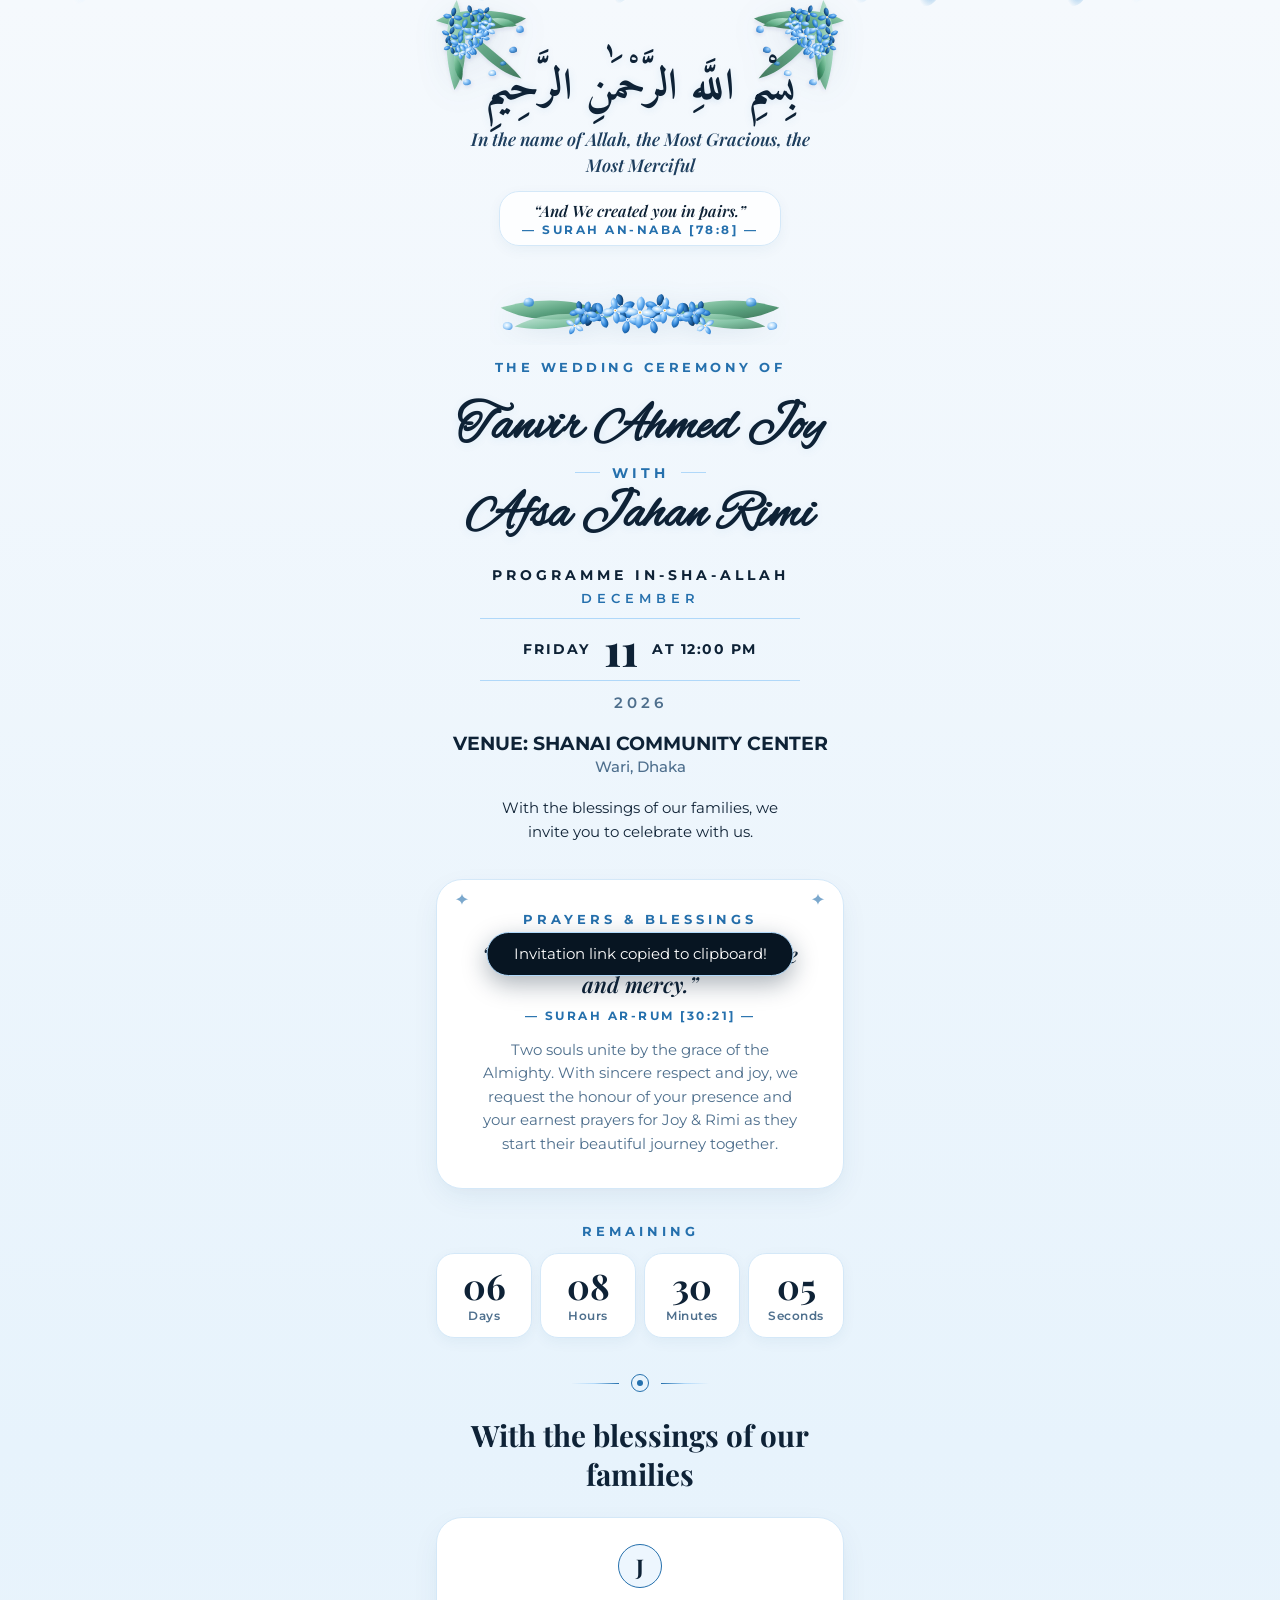
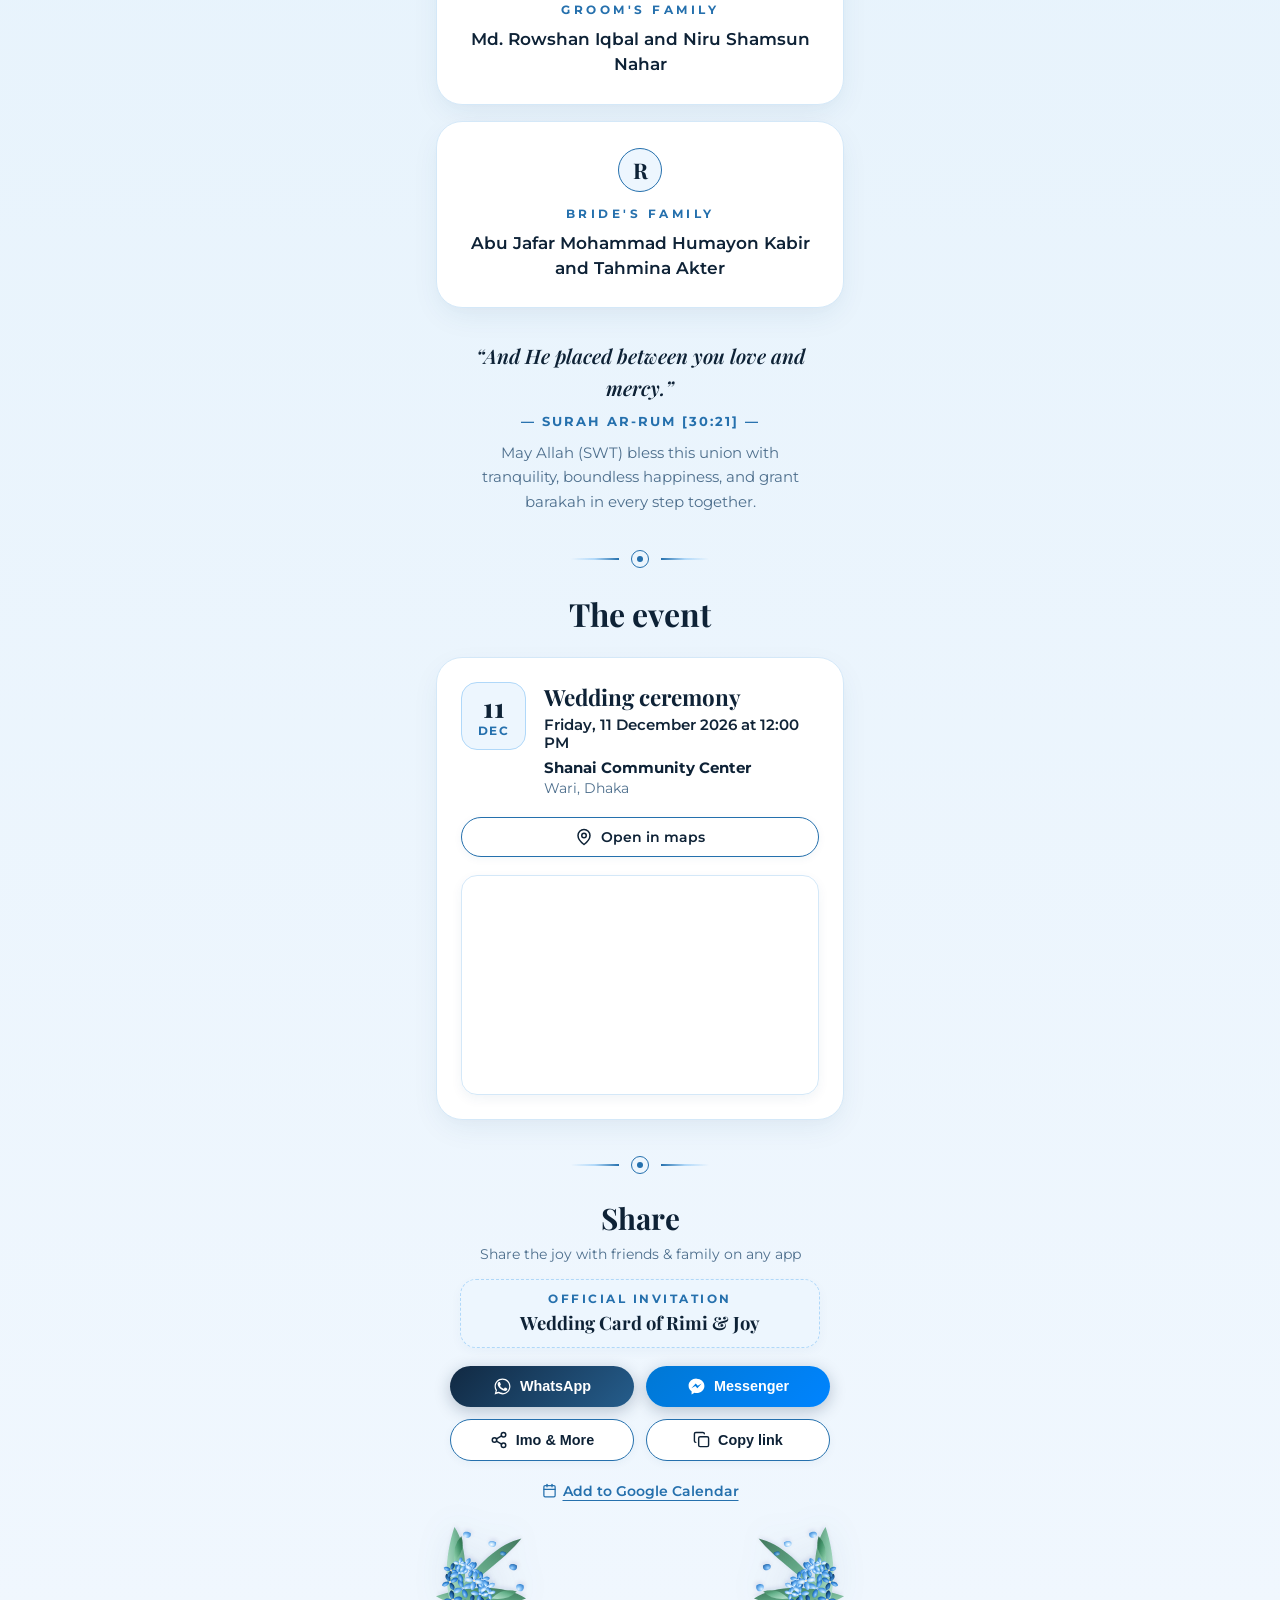
<file: index.html>
<!DOCTYPE html>
<html lang="en">
<head>
  <meta charset="UTF-8">
  <meta name="viewport" content="width=device-width, initial-scale=1.0">
  <title>Wedding Card of Rimi & Joy | 11 December 2026</title>
  
  <!-- Open Graph Meta Tags for WhatsApp, Facebook, iMessage previews -->
  <meta property="og:title" content="Wedding Card of Rimi & Joy">
  <meta property="og:site_name" content="Wedding Card of Rimi & Joy">
  <meta property="og:description" content="Wedding Card of Rimi & Joy">
  <meta property="og:type" content="website">
  <meta name="twitter:title" content="Wedding Card of Rimi & Joy">
  <meta name="twitter:description" content="Wedding Card of Rimi & Joy">
  
  <!-- Google Fonts: Amiri (Arabic), Alex Brush (Calligraphy), Playfair Display, Montserrat -->
  <link rel="preconnect" href="https://fonts.googleapis.com">
  <link rel="preconnect" href="https://fonts.gstatic.com" crossorigin>
  <link href="https://fonts.googleapis.com/css2?family=Alex+Brush&family=Amiri:ital,wght@0,400;0,700;1,400&family=Cormorant+Garamond:ital,wght@0,400;0,500;0,600;0,700;1,400;1,600&family=Montserrat:wght@300;400;500;600;700&family=Playfair+Display:ital,wght@0,400;0,600;0,700;1,400&family=Pinyon+Script&display=swap" rel="stylesheet">
  
  <!-- Custom Stylesheet -->
  <link rel="stylesheet" href="style.css">
</head>
<body>

  <!-- Floating Falling Baby Blue Hydrangea Petals Layer -->
  <div id="petals-container"></div>

  <!-- Main Mobile-First Wrapper -->
  <main class="invitation-wrapper">

    <!-- ==============================================
         CORNER FLOWERS: PURE 100% VECTOR HYDRANGEA BLOSSOMS
         (Clean Watercolor Vector: No Text, No Human Figures)
         ============================================== -->
    <!-- Top-Left Corner -->
    <img src="assets/corner-flower.svg" class="corner-flower corner-top-left" alt="Hydrangea Corner Top Left">
    
    <!-- Top-Right Corner -->
    <img src="assets/corner-flower.svg" class="corner-flower corner-top-right" alt="Hydrangea Corner Top Right">

    <!-- Bottom-Left Corner -->
    <img src="assets/corner-flower.svg" class="corner-flower corner-bottom-left" alt="Hydrangea Corner Bottom Left">

    <!-- Bottom-Right Corner -->
    <img src="assets/corner-flower.svg" class="corner-flower corner-bottom-right" alt="Hydrangea Corner Bottom Right">


    <!-- ==============================================
         HEADER SECTION: BISMILLAH & SURAH AN-NABA AT TOP
         ============================================== -->
    <header style="text-align: center; position: relative; z-index: 2;">
      
      <!-- SACRED BLESSINGS: BISMILLAH SHOBAR UPORE -->
      <div class="sacred-header-block">
        
        <!-- 1. Arabic Bismillah: At the very top -->
        <h1 class="arabic-bismillah">
          بِسْمِ اللَّهِ الرَّحْمَٰنِ الرَّحِيمِ
        </h1>

        <!-- 2. English Translation right under Bismillah -->
        <p class="bismillah-translation">
          In the name of Allah, the Most Gracious, the Most Merciful
        </p>

        <!-- 3. Quranic Verse: Surah An-Naba Explicitly Mentioned -->
        <div class="sacred-verse-box">
          <p class="sacred-verse-text">
            &ldquo;And We created you in pairs.&rdquo;
          </p>
          <p class="sacred-verse-surah">
            — SURAH AN-NABA [78:8] —
          </p>
        </div>

      </div>

      <!-- Symmetrical Baby Blue Watercolor Hydrangea Garland -->
      <div class="top-floral-bouquet">
        <img src="assets/center-garland.svg" alt="Hydrangea Floral Garland" style="width: 100%; height: auto; max-height: 65px; display: block; margin: 0 auto;">
      </div>

      <!-- Wedding Ceremony Tag -->
      <p class="wedding-ceremony-tag">
        THE WEDDING CEREMONY OF
      </p>

      <!-- ==============================================
           COUPLE NAMES: NO CIRCLE, PURE SCRIPT (FROM YOUR PIC)
           ============================================== -->
      <div class="couple-names-section">
        <!-- Groom Name in Flowing Script Calligraphy -->
        <div class="couple-name-title">
          Tanvir Ahmed Joy
        </div>
        
        <!-- Elegant "WITH" Badge (Matching Bilal Naveed WITH Asma Zahid) -->
        <div>
          <span class="couple-with-tag">WITH</span>
        </div>
        
        <!-- Bride Name in Flowing Script Calligraphy -->
        <div class="couple-name-title">
          Afsa Jahan Rimi
        </div>
      </div>

      <!-- ==============================================
           PROGRAMME IN-SHA-ALLAH & DATE (FROM YOUR PIC)
           ============================================== -->
      <div class="hero-date-section" style="margin-top: 16px;">
        <p style="font-size: 0.88rem; letter-spacing: 4px; color: var(--primary-navy); font-weight: 700; text-transform: uppercase;">
          PROGRAMME IN-SHA-ALLAH
        </p>

        <p style="font-size: 0.82rem; letter-spacing: 5px; color: var(--accent-blue); font-weight: 600; text-transform: uppercase; margin-top: 6px;">
          DECEMBER
        </p>

        <!-- Double Strip for Date: MONDAY 24 AT 1:30 PM style -->
        <div class="date-double-strip">
          <span style="font-size: 0.88rem; letter-spacing: 2px; color: var(--primary-navy); font-weight: 700;">FRIDAY</span>
          <span style="font-family: 'Playfair Display', Georgia, serif; font-size: 2.8rem; line-height: 1; color: var(--primary-navy); font-weight: 800;">11</span>
          <span style="font-size: 0.88rem; letter-spacing: 1.5px; color: var(--primary-navy); font-weight: 700;">AT 12:00 PM</span>
        </div>

        <p style="font-size: 0.95rem; letter-spacing: 4px; color: var(--text-muted); font-weight: 600; margin-bottom: 20px;">
          2026
        </p>

        <!-- Venue Headline -->
        <h3 style="font-size: 1.18rem; font-weight: 700; color: var(--primary-navy); margin-bottom: 3px;">
          VENUE: SHANAI COMMUNITY CENTER
        </h3>
        <p style="font-size: 0.92rem; color: var(--text-muted); font-weight: 500; margin-bottom: 20px;">
          Wari, Dhaka
        </p>

        <!-- Welcome Sentence -->
        <p style="font-size: 0.95rem; color: var(--text-main); font-weight: 400; line-height: 1.6; max-width: 320px; margin: 0 auto;">
          With the blessings of our families, we invite you to celebrate with us.
        </p>
      </div>

    </header>


    <!-- ==============================================
         PRAYERS & BLESSINGS SECTION
         ============================================== -->
    <section style="margin-top: 35px; position: relative; z-index: 2;">
      
      <!-- Blessing Card with Corner Accents -->
      <div class="wedding-card" style="text-align: center; padding: 32px 24px;">
        
        <!-- Corner Floral Mini Icons -->
        <div style="position: absolute; top: 12px; left: 14px; opacity: 0.6;">
          <svg width="22" height="22" viewBox="0 0 24 24" fill="var(--accent-blue)">
            <path d="M12 2C13 6 15 7 19 8C15 9 13 10 12 14C11 10 9 9 5 8C9 7 11 6 12 2Z"/>
          </svg>
        </div>
        <div style="position: absolute; top: 12px; right: 14px; opacity: 0.6;">
          <svg width="22" height="22" viewBox="0 0 24 24" fill="var(--accent-blue)">
            <path d="M12 2C13 6 15 7 19 8C15 9 13 10 12 14C11 10 9 9 5 8C9 7 11 6 12 2Z"/>
          </svg>
        </div>

        <p style="font-size: 0.8rem; letter-spacing: 4px; color: var(--accent-blue); font-weight: 700; text-transform: uppercase; margin-bottom: 12px;">
          PRAYERS & BLESSINGS
        </p>

        <h2 class="font-serif-title" style="font-size: 1.35rem; font-style: italic; font-weight: 600; color: var(--primary-navy); line-height: 1.4; margin-bottom: 8px;">
          &ldquo;And He placed between you love and mercy.&rdquo;
        </h2>
        <p style="font-size: 0.76rem; letter-spacing: 2.5px; font-weight: 700; color: var(--accent-blue); text-transform: uppercase; margin-bottom: 16px;">
          — SURAH AR-RUM [30:21] —
        </p>

        <p style="font-size: 0.92rem; color: var(--text-muted); line-height: 1.6; max-width: 320px; margin: 0 auto;">
          Two souls unite by the grace of the Almighty. With sincere respect and joy, we request the honour of your presence and your earnest prayers for Joy & Rimi as they start their beautiful journey together.
        </p>
      </div>

      <!-- COUNTDOWN TIMER SECTION -->
      <div style="text-align: center; margin-top: 35px;">
        <p style="font-size: 0.8rem; letter-spacing: 4px; color: var(--accent-blue); font-weight: 700; text-transform: uppercase; margin-bottom: 12px;">
          REMAINING
        </p>

        <!-- 4 Grid Boxes -->
        <div class="countdown-grid">
          <div class="countdown-box">
            <div id="days" class="countdown-number">00</div>
            <div class="countdown-label">Days</div>
          </div>
          <div class="countdown-box">
            <div id="hours" class="countdown-number">00</div>
            <div class="countdown-label">Hours</div>
          </div>
          <div class="countdown-box">
            <div id="minutes" class="countdown-number">00</div>
            <div class="countdown-label">Minutes</div>
          </div>
          <div class="countdown-box">
            <div id="seconds" class="countdown-number">00</div>
            <div class="countdown-label">Seconds</div>
          </div>
        </div>
      </div>

    </section>


    <!-- ==============================================
         DIVIDER
         ============================================== -->
    <div class="ornament-divider">
      <div class="line"></div>
      <div class="circle"></div>
      <div class="line right"></div>
    </div>


    <!-- ==============================================
         FAMILY BLESSINGS SECTION
         ============================================== -->
    <section style="position: relative; z-index: 2;">
      
      <div style="text-align: center; margin-bottom: 24px;">
        <h2 class="font-serif-title" style="font-size: 1.85rem; color: var(--primary-navy); font-weight: 700; line-height: 1.3;">
          With the blessings of our<br>families
        </h2>
      </div>

      <div style="display: flex; flex-direction: column; gap: 16px;">
        
        <!-- GROOM'S FAMILY CARD -->
        <div class="wedding-card" style="text-align: center; padding: 26px 20px;">
          <!-- Badge Circle with Groom's Initial (J for Joy) -->
          <div style="width: 44px; height: 44px; border: 1.5px solid var(--accent-blue); border-radius: 50%; display: flex; align-items: center; justify-content: center; margin: 0 auto 14px auto; background: var(--accent-blue-pale);">
            <span class="font-serif-title" style="font-size: 1.35rem; color: var(--primary-navy); font-weight: 700;">J</span>
          </div>

          <p style="font-size: 0.78rem; letter-spacing: 3.5px; color: var(--accent-blue); font-weight: 700; text-transform: uppercase; margin-bottom: 10px;">
            GROOM'S FAMILY
          </p>

          <p style="font-size: 1.05rem; color: var(--primary-navy); font-weight: 600; line-height: 1.5;">
             Md. Rowshan Iqbal and Niru Shamsun Nahar
          </p>
        </div>

        <!-- BRIDE'S FAMILY CARD -->
        <div class="wedding-card" style="text-align: center; padding: 26px 20px;">
          <!-- Badge Circle with Bride's Initial (R for Rimi) -->
          <div style="width: 44px; height: 44px; border: 1.5px solid var(--accent-blue); border-radius: 50%; display: flex; align-items: center; justify-content: center; margin: 0 auto 14px auto; background: var(--accent-blue-pale);">
            <span class="font-serif-title" style="font-size: 1.35rem; color: var(--primary-navy); font-weight: 700;">R</span>
          </div>

          <p style="font-size: 0.78rem; letter-spacing: 3.5px; color: var(--accent-blue); font-weight: 700; text-transform: uppercase; margin-bottom: 10px;">
            BRIDE'S FAMILY
          </p>

          <p style="font-size: 1.05rem; color: var(--primary-navy); font-weight: 600; line-height: 1.5;">
            Abu Jafar Mohammad Humayon Kabir and Tahmina Akter
          </p>
        </div>

      </div>

      <!-- Islamic Quranic Verse & Couple's Blessing Quote -->
      <div style="text-align: center; margin-top: 32px; padding: 0 10px;">
        <p class="font-serif-title" style="font-size: 1.25rem; font-style: italic; color: var(--primary-navy); line-height: 1.6; margin-bottom: 10px; font-weight: 600;">
          &ldquo;And He placed between you love and mercy.&rdquo;
        </p>
        <p style="font-size: 0.8rem; letter-spacing: 2px; color: var(--accent-blue); font-weight: 700; text-transform: uppercase; margin-bottom: 12px;">
          — Surah Ar-Rum [30:21] —
        </p>
        <p style="font-size: 0.95rem; color: var(--text-muted); font-weight: 400; line-height: 1.6; max-width: 330px; margin: 0 auto;">
          May Allah (SWT) bless this union with tranquility, boundless happiness, and grant barakah in every step together.
        </p>
      </div>

    </section>


    <!-- ==============================================
         DIVIDER
         ============================================== -->
    <div class="ornament-divider">
      <div class="line"></div>
      <div class="circle"></div>
      <div class="line right"></div>
    </div>


    <!-- ==============================================
         THE EVENT SECTION
         ============================================== -->
    <section style="position: relative; z-index: 2;">
      
      <div style="text-align: center; margin-bottom: 22px;">
        <h2 class="font-serif-title" style="font-size: 2rem; color: var(--primary-navy); font-weight: 700;">
          The event
        </h2>
      </div>

      <!-- Event Details Card -->
      <div class="wedding-card" style="padding: 24px;">
        
        <!-- Header Row with Date Badge & Title -->
        <div style="display: flex; gap: 18px; align-items: flex-start; margin-bottom: 20px;">
          
          <!-- Date Badge with Clean Normal 11 -->
          <div style="min-width: 65px; height: 68px; border: 1.5px solid var(--accent-blue-light); border-radius: 16px; display: flex; flex-direction: column; align-items: center; justify-content: center; background: var(--accent-blue-pale);">
            <span style="font-family: 'Playfair Display', Georgia, serif; font-size: 1.7rem; font-weight: 800; color: var(--primary-navy); line-height: 1;">11</span>
            <span style="font-size: 0.72rem; letter-spacing: 1.5px; color: var(--accent-blue); font-weight: 700; margin-top: 3px;">DEC</span>
          </div>

          <!-- Event Title & Info -->
          <div>
            <h3 class="font-serif-title" style="font-size: 1.4rem; font-weight: 700; color: var(--primary-navy); margin-bottom: 4px;">
              Wedding ceremony
            </h3>
            <p style="font-size: 0.92rem; color: var(--text-main); font-weight: 600; margin-bottom: 6px;">
              Friday, 11 December 2026 at 12:00 PM
            </p>
            <p style="font-size: 0.95rem; color: var(--primary-navy); font-weight: 700; margin-bottom: 2px;">
              Shanai Community Center
            </p>
            <p style="font-size: 0.88rem; color: var(--text-muted);">
              Wari, Dhaka
            </p>
          </div>

        </div>

        <!-- Open in Maps Button -->
        <div style="text-align: center; margin-bottom: 18px;">
          <a href="https://maps.google.com/?q=Shanai+Community+Center,+Wari,+Dhaka" target="_blank" rel="noopener noreferrer" class="btn-outline" style="width: 100%; border-radius: 50px; padding: 10px 20px; font-size: 0.9rem;">
            <svg width="18" height="18" viewBox="0 0 24 24" fill="none" stroke="currentColor" stroke-width="2" stroke-linecap="round" stroke-linejoin="round">
              <path d="M20 10c0 6-8 12-8 12s-8-6-8-12a8 8 0 0 1 16 0Z"/>
              <circle cx="12" cy="10" r="3"/>
            </svg>
            Open in maps
          </a>
        </div>

        <!-- Google Map Interactive Embed -->
        <div style="border-radius: 16px; overflow: hidden; height: 220px; border: 1px solid var(--card-border); position: relative; box-shadow: 0 4px 12px rgba(25, 75, 120, 0.06);">
          <iframe 
            src="https://maps.google.com/maps?q=Shanai%20Community%20Center,%20Wari,%20Dhaka&t=&z=15&ie=UTF8&iwloc=&output=embed" 
            width="100%" 
            height="100%" 
            style="border:0;" 
            allowfullscreen="" 
            loading="lazy" 
            referrerpolicy="no-referrer-when-downgrade">
          </iframe>
        </div>

      </div>

    </section>


    <!-- ==============================================
         DIVIDER
         ============================================== -->
    <div class="ornament-divider">
      <div class="line"></div>
      <div class="circle"></div>
      <div class="line right"></div>
    </div>


    <!-- ==============================================
         SHARE SECTION (Multi-App Support)
         ============================================== -->
    <section style="text-align: center; position: relative; z-index: 2;">
      
      <h2 class="font-serif-title" style="font-size: 1.85rem; color: var(--primary-navy); font-weight: 700; margin-bottom: 8px;">
        Share
      </h2>
      <p style="font-size: 0.88rem; color: var(--text-muted); margin-bottom: 16px;">
        Share the joy with friends & family on any app
      </p>

      <!-- Wedding Card Official Title Badge (Masks raw onrender URL) -->
      <div class="wedding-card-badge-box">
        <span class="wedding-card-badge-label">OFFICIAL INVITATION</span>
        <div class="wedding-card-badge-name">Wedding Card of Rimi & Joy</div>
      </div>

      <!-- Share Action Buttons Grid -->
      <div style="display: grid; grid-template-columns: 1fr 1fr; gap: 12px; max-width: 380px; margin: 0 auto;">
        
        <!-- WhatsApp Button -->
        <button id="btn-whatsapp" class="btn-primary" style="padding: 11px 16px; font-size: 0.9rem;">
          <svg width="19" height="19" viewBox="0 0 24 24" fill="currentColor">
            <path d="M17.472 14.382c-.301-.15-1.78-.878-2.056-.979-.276-.1-.477-.15-.678.15-.201.301-.779.979-.955 1.18-.176.2-.352.226-.653.075-.301-.15-1.272-.469-2.423-1.496-.895-.798-1.5-1.784-1.676-2.085-.176-.301-.019-.464.132-.614.136-.135.301-.351.452-.527.15-.176.201-.301.301-.502.1-.201.05-.377-.025-.527-.075-.15-.678-1.633-.929-2.235-.245-.586-.494-.506-.678-.515-.176-.008-.377-.01-.578-.01s-.527.075-.803.377c-.276.301-1.054 1.03-1.054 2.511s1.079 2.912 1.23 3.113c.15.201 2.124 3.244 5.145 4.549.718.311 1.279.497 1.716.636.722.23 1.378.197 1.898.12.579-.087 1.78-.728 2.03-1.43.251-.702.251-1.303.176-1.43-.075-.127-.276-.202-.577-.353z"/>
            <path d="M12 2C6.477 2 2 6.477 2 12c0 1.905.534 3.684 1.46 5.203L2 22l4.945-1.419C8.423 21.497 10.155 22 12 22c5.523 0 10-4.477 10-10S17.523 2 12 2zm0 18c-1.65 0-3.18-.485-4.469-1.318l-.32-.206-2.92.838.852-2.836-.226-.339C4.047 14.858 3.5 13.487 3.5 12c0-4.687 3.813-8.5 8.5-8.5s8.5 3.813 8.5 8.5-3.813 8.5-8.5 8.5z"/>
          </svg>
          WhatsApp
        </button>

        <!-- Messenger / Facebook Button -->
        <button id="btn-messenger" class="btn-primary" style="padding: 11px 16px; font-size: 0.9rem; background: linear-gradient(135deg, #0078d4, #0084ff);">
          <svg width="19" height="19" viewBox="0 0 24 24" fill="currentColor">
            <path d="M12 2C6.48 2 2 6.03 2 11c0 2.87 1.48 5.43 3.79 7.08V22l3.66-2.01c.82.23 1.69.35 2.55.35 5.52 0 10-4.03 10-9s-4.48-9-10-9zm1.06 12.13l-2.54-2.71-4.96 2.71 5.46-5.8 2.58 2.71 4.92-2.71-5.46 5.8z"/>
          </svg>
          Messenger
        </button>

        <!-- Imo & All Apps (Native Share Sheet) -->
        <button id="btn-share-all" class="btn-outline" style="padding: 11px 16px; font-size: 0.9rem;">
          <svg width="18" height="18" viewBox="0 0 24 24" fill="none" stroke="currentColor" stroke-width="2" stroke-linecap="round" stroke-linejoin="round">
            <circle cx="18" cy="5" r="3"></circle>
            <circle cx="6" cy="12" r="3"></circle>
            <circle cx="18" cy="19" r="3"></circle>
            <line x1="8.59" y1="13.51" x2="15.42" y2="17.49"></line>
            <line x1="15.41" y1="6.51" x2="8.59" y2="10.49"></line>
          </svg>
          Imo & More
        </button>

        <!-- Copy Link Button -->
        <button id="btn-copy" class="btn-outline" style="padding: 11px 16px; font-size: 0.9rem;">
          <svg width="17" height="17" viewBox="0 0 24 24" fill="none" stroke="currentColor" stroke-width="2" stroke-linecap="round" stroke-linejoin="round">
            <rect width="14" height="14" x="8" y="8" rx="2" ry="2"/>
            <path d="M4 16c-1.1 0-2-.9-2-2V4c0-1.1.9-2 2-2h10c1.1 0 2 .9 2 2"/>
          </svg>
          Copy link
        </button>

      </div>

      <!-- Add to Calendar option -->
      <div style="margin-top: 22px;">
        <a href="https://calendar.google.com/calendar/render?action=TEMPLATE&text=Wedding+Ceremony:+Joy+%26+Rimi&dates=20261211T060000Z/20261211T100000Z&details=The+Wedding+Ceremony+of+Joy+%26+Rimi+at+Shanai+Community+Center,+Wari,+Dhaka.&location=Shanai+Community+Center,+Wari,+Dhaka" target="_blank" rel="noopener noreferrer" style="font-size: 0.85rem; color: var(--accent-blue); text-decoration: underline; text-underline-offset: 4px; display: inline-flex; align-items: center; gap: 6px; font-weight: 600;">
          <svg width="15" height="15" viewBox="0 0 24 24" fill="none" stroke="currentColor" stroke-width="2" stroke-linecap="round" stroke-linejoin="round">
            <rect width="18" height="18" x="3" y="4" rx="2" ry="2"/>
            <line x1="16" x2="16" y1="2" y2="6"/>
            <line x1="8" x2="8" y1="2" y2="6"/>
            <line x1="3" x2="21" y1="10" y2="10"/>
          </svg>
          Add to Google Calendar
        </a>
      </div>

    </section>

    <!-- Footer spacing -->
    <div style="height: 35px;"></div>

  </main>

  <!-- Toast Popup -->
  <div id="toast">Invitation link copied to clipboard!</div>

  <script src="script.js"></script>
</body>
</html>
</file>
<file: style.css>
:root {
  /* =========================================================
     VIBRANT BABY BLUE & ROYAL NAVY THEME (Crystal Clear Edition)
     ========================================================= */
  --bg-gradient-start: #f5f9fd;
  --bg-gradient-mid: #e7f3fc;
  --bg-gradient-end: #f0f7fe;
  
  --card-bg: #ffffff;
  --card-border: #d4e8f8;
  --card-shadow: 0 10px 30px -4px rgba(25, 75, 120, 0.08), 0 4px 14px rgba(0, 0, 0, 0.02);

  /* High-Contrast Deep Midnight Navy */
  --primary-navy: #0e2236;
  --primary-navy-dark: #071522;
  --primary-navy-light: #1d3e5e;
  --primary-purple: #0e2236;          /* mapped for headings & titles */
  --primary-purple-dark: #071522;
  --primary-purple-light: #2b5680;
  --primary-purple-soft: rgba(43, 120, 184, 0.1);

  /* Vibrant Hydrangea Blues */
  --accent-blue: #2570ad;
  --accent-blue-mid: #4a9be4;
  --accent-blue-light: #b0d8f9;
  --accent-blue-pale: #edf6fe;
  
  /* Accent Mappings */
  --accent-gold: #2570ad;
  --accent-gold-light: #a8d5f8;
  --accent-gold-dark: #194f7d;
  --accent-leaf: #3e88c7;
  --accent-purple: #2570ad;

  /* Crisp Readable Text Colors */
  --text-main: #112437;               /* Deep navy, ultra clear */
  --text-muted: #4e6f8d;              /* Slate blue for subtitles */
  --text-light: #7a9cb9;

  /* Fresh Watercolor Floral Palette */
  --flower-deep: #1b62a1;
  --flower-vibrant: #3d92dd;
  --flower-sky: #7bbef8;
  --flower-pale: #cde6fd;
  --leaf-fresh: #42936a;
  --leaf-light: #80c49f;
}

* {
  box-sizing: border-box;
  margin: 0;
  padding: 0;
  -webkit-tap-highlight-color: transparent;
}

body {
  font-family: 'Montserrat', sans-serif;
  color: var(--text-main);
  background: linear-gradient(180deg, var(--bg-gradient-start) 0%, var(--bg-gradient-mid) 45%, var(--bg-gradient-end) 100%);
  min-height: 100vh;
  display: flex;
  justify-content: center;
  align-items: flex-start;
  position: relative;
  overflow-x: hidden;
}

/* Background floating petals container */
#petals-container {
  position: fixed;
  top: 0;
  left: 0;
  width: 100%;
  height: 100%;
  pointer-events: none;
  z-index: 1;
  overflow: hidden;
}

.petal {
  position: absolute;
  top: -20px;
  border-radius: 80% 0 80% 0;
  filter: blur(0.3px);
  animation: fallDown linear infinite, sway ease-in-out infinite alternate;
}

@keyframes fallDown {
  0% {
    top: -30px;
    opacity: 0;
  }
  15% {
    opacity: 0.95;
  }
  85% {
    opacity: 0.9;
  }
  100% {
    top: 105vh;
    opacity: 0;
  }
}

@keyframes sway {
  0% {
    transform: rotate(0deg) translateX(0px);
  }
  50% {
    transform: rotate(45deg) translateX(24px);
  }
  100% {
    transform: rotate(90deg) translateX(-24px);
  }
}

/* Main Container: Mobile view */
.invitation-wrapper {
  width: 100%;
  max-width: 440px;
  min-height: 100vh;
  background: transparent;
  position: relative;
  z-index: 2;
  padding: 0 16px 80px 16px;
  margin: 0 auto;
}

/* ==============================================
   PURE WATERCOLOR HYDRANGEA CORNER FLOWERS
   (Clean 100% Vector Art: No Text, No Human Figures)
   ============================================== */
.corner-flower {
  position: absolute;
  width: 120px;
  max-width: 28vw;
  pointer-events: none;
  z-index: 1;
  user-select: none;
  filter: drop-shadow(0 6px 16px rgba(25, 75, 120, 0.08));
}

.corner-top-left {
  top: 0;
  left: 16px;
}

.corner-top-right {
  top: 0;
  right: 16px;
  transform: scaleX(-1);
  transform-origin: center;
}

.corner-bottom-left {
  bottom: 0;
  left: 16px;
  transform: scaleY(-1);
  transform-origin: center;
}

.corner-bottom-right {
  bottom: 0;
  right: 16px;
  transform: scale(-1, -1);
  transform-origin: center;
}

/* ==============================================
   SACRED TOP HEADER (Bismillah & Surah An-Naba)
   ============================================== */
.sacred-header-block {
  text-align: center;
  padding: 58px 16px 14px 16px;
  position: relative;
  z-index: 2;
  margin: 0 auto;
}

.arabic-bismillah {
  font-family: 'Amiri', serif;
  font-size: clamp(2rem, 6.2vw, 2.7rem);
  font-weight: 700;
  color: var(--primary-navy);
  line-height: 1.4;
  margin: 0 auto 8px auto;
  text-align: center;
  text-shadow: 0 1px 8px rgba(37, 112, 173, 0.12);
  letter-spacing: 0.5px;
}

.bismillah-translation {
  font-family: 'Playfair Display', Georgia, serif;
  font-size: clamp(0.92rem, 3.2vw, 1.1rem);
  font-style: italic;
  font-weight: 600;
  color: var(--primary-navy-light);
  line-height: 1.45;
  margin: 0 auto 14px auto;
  text-align: center;
}

.sacred-verse-box {
  display: inline-flex;
  flex-direction: column;
  align-items: center;
  justify-content: center;
  background: rgba(255, 255, 255, 0.8);
  backdrop-filter: blur(8px);
  -webkit-backdrop-filter: blur(8px);
  border: 1px solid var(--card-border);
  border-radius: 20px;
  padding: 8px 22px;
  box-shadow: 0 4px 14px rgba(25, 75, 120, 0.05);
  margin: 0 auto;
}

.sacred-verse-text {
  font-family: 'Playfair Display', Georgia, serif;
  font-size: 0.98rem;
  font-style: italic;
  font-weight: 600;
  color: var(--primary-navy);
  margin-bottom: 2px;
}

.sacred-verse-surah {
  font-family: 'Montserrat', sans-serif;
  font-size: 0.72rem;
  letter-spacing: 2.5px;
  font-weight: 700;
  color: var(--accent-blue);
  text-transform: uppercase;
}

.top-floral-bouquet {
  margin: 20px auto 14px auto;
  max-width: 300px;
  height: 65px;
  display: flex;
  justify-content: center;
  align-items: center;
  position: relative;
  z-index: 2;
}

.wedding-ceremony-tag {
  font-size: 0.82rem;
  letter-spacing: 3.5px;
  color: var(--accent-blue);
  font-weight: 700;
  text-transform: uppercase;
  margin: 0 auto 10px auto;
  text-align: center;
}

/* Couple Names Section (No Circle, Pure Script Calligraphy from Image) */
.couple-names-section {
  margin: 24px auto 20px auto;
  text-align: center;
  position: relative;
  z-index: 2;
  padding: 0 10px;
}

.couple-name-title {
  font-family: 'Alex Brush', cursive;
  font-size: clamp(2.3rem, 7.2vw, 3.2rem);
  font-weight: 700;
  color: var(--primary-navy);
  line-height: 1.15;
  letter-spacing: 0.5px;
  text-shadow: 0 2px 10px rgba(37, 112, 173, 0.08);
}

.couple-with-tag {
  font-family: 'Montserrat', sans-serif;
  font-size: 0.85rem;
  font-weight: 700;
  letter-spacing: 4px;
  color: var(--accent-blue);
  margin: 6px 0;
  display: inline-flex;
  align-items: center;
  gap: 12px;
}

.couple-with-tag::before,
.couple-with-tag::after {
  content: '';
  width: 25px;
  height: 1px;
  background: var(--accent-blue-light);
  display: inline-block;
}

/* Double horizontal lines for date (from user image) */
.date-double-strip {
  border-top: 1.5px solid var(--accent-blue-light);
  border-bottom: 1.5px solid var(--accent-blue-light);
  padding: 8px 0;
  margin: 12px auto;
  max-width: 320px;
  display: flex;
  align-items: center;
  justify-content: center;
  gap: 14px;
}

/* Font helpers */
.font-serif-title {
  font-family: 'Playfair Display', 'Cormorant Garamond', Georgia, serif;
}

.font-script {
  font-family: 'Alex Brush', 'Pinyon Script', cursive;
}

.font-display {
  font-family: 'Playfair Display', Georgia, serif;
}

/* Section Divider */
.ornament-divider {
  display: flex;
  align-items: center;
  justify-content: center;
  gap: 12px;
  margin: 36px 0 24px 0;
  color: var(--accent-blue);
}

.ornament-divider .line {
  height: 1.5px;
  width: 48px;
  background: linear-gradient(90deg, transparent, var(--accent-blue-light), var(--accent-blue));
}

.ornament-divider .line.right {
  background: linear-gradient(90deg, var(--accent-blue), var(--accent-blue-light), transparent);
}

.ornament-divider .circle {
  width: 18px;
  height: 18px;
  border: 1.5px solid var(--accent-blue);
  border-radius: 50%;
  display: flex;
  align-items: center;
  justify-content: center;
}

.ornament-divider .circle::after {
  content: '';
  width: 6px;
  height: 6px;
  background-color: var(--accent-blue);
  border-radius: 50%;
}

/* Cards */
.wedding-card {
  background: var(--card-bg);
  border-radius: 26px;
  padding: 24px;
  border: 1px solid var(--card-border);
  box-shadow: var(--card-shadow);
  position: relative;
  z-index: 2;
  transition: transform 0.3s ease, box-shadow 0.3s ease;
}

/* Countdown boxes */
.countdown-grid {
  display: grid;
  grid-template-columns: repeat(4, 1fr);
  gap: 8px;
  margin-top: 14px;
}

.countdown-box {
  background: #ffffff;
  border-radius: 18px;
  padding: 14px 4px;
  text-align: center;
  border: 1.2px solid var(--card-border);
  box-shadow: 0 4px 14px rgba(25, 75, 120, 0.05);
}

.countdown-number {
  font-family: 'Playfair Display', Georgia, serif;
  font-size: 2.2rem;
  font-weight: 700;
  color: var(--primary-navy);
  line-height: 1.05;
}

.countdown-label {
  font-size: 0.72rem;
  color: var(--text-muted);
  font-weight: 600;
  margin-top: 4px;
  letter-spacing: 0.5px;
}

/* Action Buttons */
.btn-primary {
  background: linear-gradient(135deg, #112942 0%, #255d8c 100%);
  color: #ffffff;
  border: none;
  border-radius: 50px;
  padding: 12px 28px;
  font-weight: 600;
  font-size: 0.95rem;
  display: inline-flex;
  align-items: center;
  justify-content: center;
  gap: 8px;
  cursor: pointer;
  transition: all 0.25s ease;
  text-decoration: none;
  box-shadow: 0 4px 16px rgba(17, 41, 66, 0.25);
}

.btn-primary:hover {
  background: linear-gradient(135deg, #091a2b 0%, #1a4970 100%);
  transform: translateY(-2px);
  box-shadow: 0 6px 20px rgba(17, 41, 66, 0.35);
}

.btn-outline {
  background: #ffffff;
  color: var(--primary-navy);
  border: 1.5px solid var(--accent-blue);
  border-radius: 50px;
  padding: 12px 28px;
  font-weight: 600;
  font-size: 0.95rem;
  display: inline-flex;
  align-items: center;
  justify-content: center;
  gap: 8px;
  cursor: pointer;
  transition: all 0.25s ease;
  text-decoration: none;
  box-shadow: 0 2px 8px rgba(25, 75, 120, 0.05);
}

.btn-outline:hover {
  background: var(--accent-blue-pale);
  border-color: var(--accent-blue-mid);
  color: var(--primary-navy-dark);
  transform: translateY(-2px);
}

/* Toast Message */
#toast {
  position: fixed;
  bottom: 24px;
  left: 50%;
  transform: translateX(-50%) translateY(100px);
  background: var(--primary-navy-dark);
  color: #ffffff;
  border: 1px solid var(--accent-blue-light);
  padding: 12px 26px;
  border-radius: 30px;
  font-size: 0.92rem;
  box-shadow: 0 8px 25px rgba(14, 34, 54, 0.35);
  transition: transform 0.3s cubic-bezier(0.175, 0.885, 0.32, 1.275);
  z-index: 100;
  pointer-events: none;
}

#toast.show {
  transform: translateX(-50%) translateY(0);
}

/* Official Wedding Card Link Badge Box */
.wedding-card-badge-box {
  background: var(--accent-blue-pale);
  border: 1.5px dashed var(--accent-blue-light);
  border-radius: 16px;
  padding: 12px 18px;
  max-width: 360px;
  margin: 0 auto 18px auto;
  text-align: center;
  box-shadow: 0 4px 12px rgba(25, 75, 120, 0.04);
}

.wedding-card-badge-label {
  font-size: 0.72rem;
  letter-spacing: 2.5px;
  color: var(--accent-blue);
  font-weight: 700;
  display: block;
  margin-bottom: 4px;
}

.wedding-card-badge-name {
  font-family: 'Playfair Display', Georgia, serif;
  font-size: 1.15rem;
  font-weight: 700;
  color: var(--primary-navy);
}
</file>
